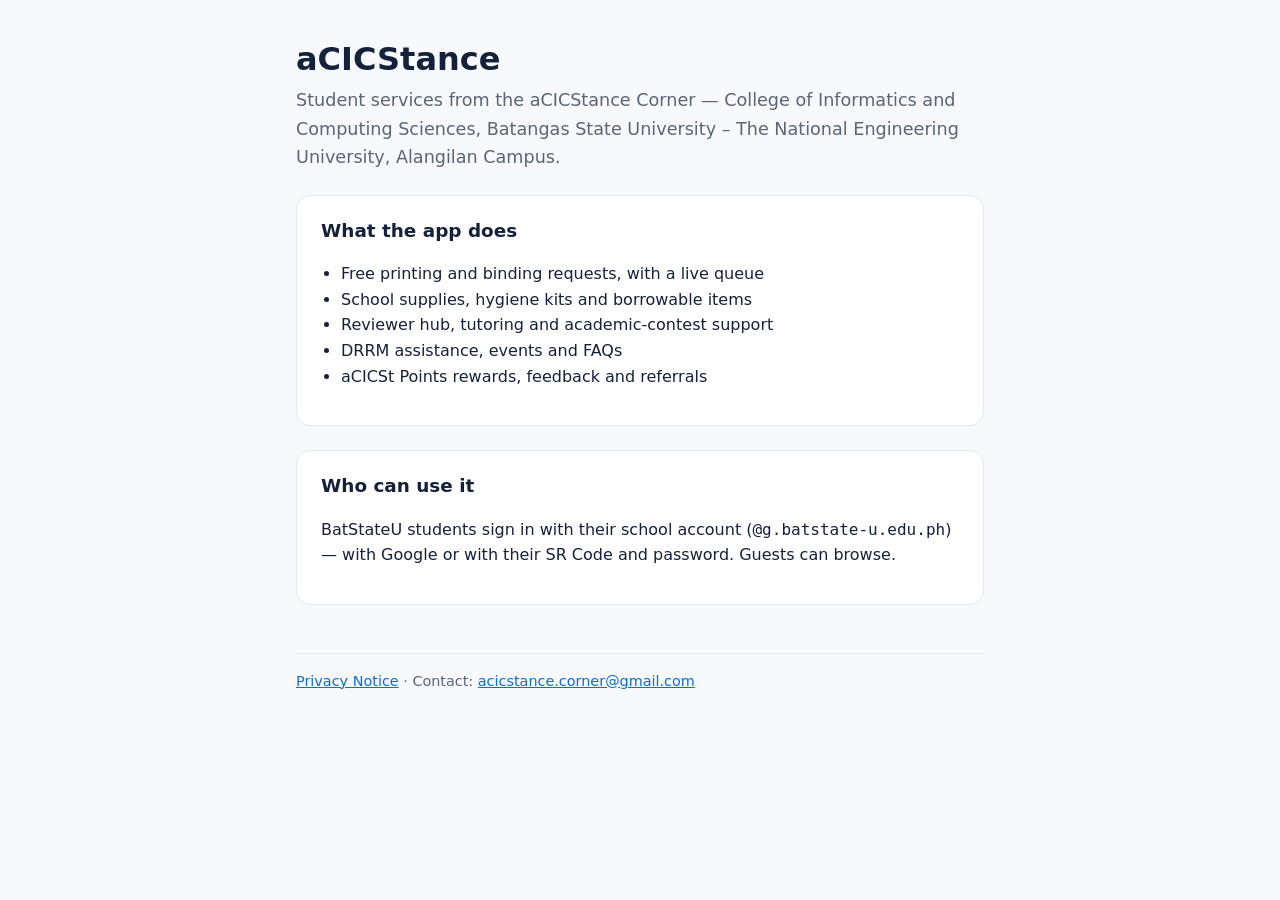
<file: index.html>
<!doctype html>
<html lang="en">
<head>
  <meta charset="utf-8">
  <meta name="viewport" content="width=device-width, initial-scale=1">
  <title>aCICStance</title>
  <meta name="description" content="aCICStance — student services of the CICS aCICStance Corner, BatStateU Alangilan.">
  <link rel="stylesheet" href="style.css">
</head>
<body>
<main>
  <h1>aCICStance</h1>
  <p class="lead">Student services from the aCICStance Corner — College of Informatics and Computing
    Sciences, Batangas State University – The National Engineering University, Alangilan Campus.</p>

  <div class="card">
    <h2 style="margin-top:0">What the app does</h2>
    <ul>
      <li>Free printing and binding requests, with a live queue</li>
      <li>School supplies, hygiene kits and borrowable items</li>
      <li>Reviewer hub, tutoring and academic-contest support</li>
      <li>DRRM assistance, events and FAQs</li>
      <li>aCICSt Points rewards, feedback and referrals</li>
    </ul>
  </div>

  <div class="card">
    <h2 style="margin-top:0">Who can use it</h2>
    <p>BatStateU students sign in with their school account
      (<code>@g.batstate-u.edu.ph</code>) — with Google or with their SR Code and password.
      Guests can browse.</p>
  </div>

  <footer>
    <a href="privacy.html">Privacy Notice</a> ·
    Contact: <a href="mailto:acicstance.corner@gmail.com">acicstance.corner@gmail.com</a>
  </footer>
</main>
</body>
</html>
</file>
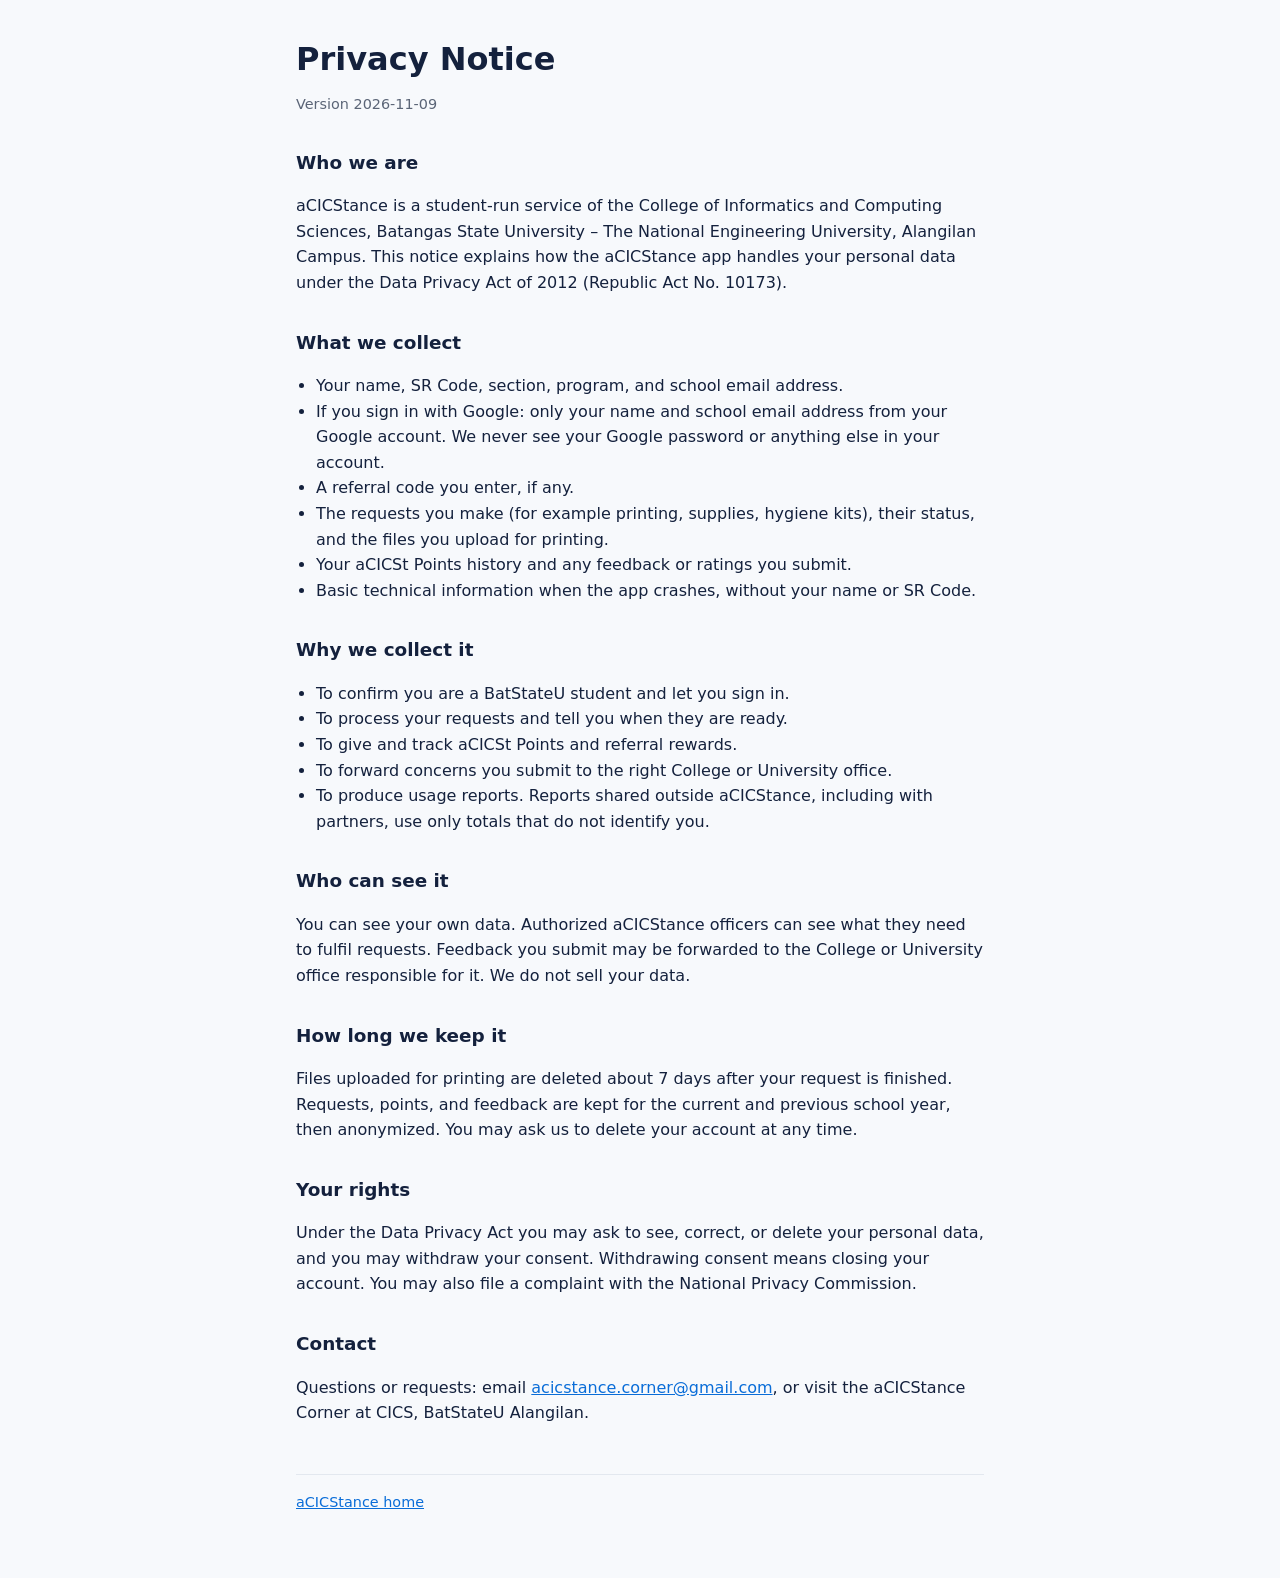
<file: privacy.html>
<!doctype html>
<html lang="en">
<head>
  <meta charset="utf-8">
  <meta name="viewport" content="width=device-width, initial-scale=1">
  <title>aCICStance Privacy Notice</title>
  <meta name="description" content="How the aCICStance app handles your personal data under RA 10173.">
  <link rel="stylesheet" href="style.css">
</head>
<body>
<main>
  <!-- Same text as acicstance_flutter/lib/content/privacy_notice.dart — keep in sync. -->
  <h1>Privacy Notice</h1>
  <p class="meta">Version 2026-11-09</p>

  <h2>Who we are</h2>
  <p>aCICStance is a student-run service of the College of Informatics and Computing Sciences,
    Batangas State University – The National Engineering University, Alangilan Campus. This notice
    explains how the aCICStance app handles your personal data under the Data Privacy Act of 2012
    (Republic Act No. 10173).</p>

  <h2>What we collect</h2>
  <ul>
    <li>Your name, SR Code, section, program, and school email address.</li>
    <li>If you sign in with Google: only your name and school email address from your Google
      account. We never see your Google password or anything else in your account.</li>
    <li>A referral code you enter, if any.</li>
    <li>The requests you make (for example printing, supplies, hygiene kits), their status, and the
      files you upload for printing.</li>
    <li>Your aCICSt Points history and any feedback or ratings you submit.</li>
    <li>Basic technical information when the app crashes, without your name or SR Code.</li>
  </ul>

  <h2>Why we collect it</h2>
  <ul>
    <li>To confirm you are a BatStateU student and let you sign in.</li>
    <li>To process your requests and tell you when they are ready.</li>
    <li>To give and track aCICSt Points and referral rewards.</li>
    <li>To forward concerns you submit to the right College or University office.</li>
    <li>To produce usage reports. Reports shared outside aCICStance, including with partners, use
      only totals that do not identify you.</li>
  </ul>

  <h2>Who can see it</h2>
  <p>You can see your own data. Authorized aCICStance officers can see what they need to fulfil
    requests. Feedback you submit may be forwarded to the College or University office responsible
    for it. We do not sell your data.</p>

  <h2>How long we keep it</h2>
  <p>Files uploaded for printing are deleted about 7 days after your request is finished. Requests,
    points, and feedback are kept for the current and previous school year, then anonymized. You may
    ask us to delete your account at any time.</p>

  <h2>Your rights</h2>
  <p>Under the Data Privacy Act you may ask to see, correct, or delete your personal data, and you
    may withdraw your consent. Withdrawing consent means closing your account. You may also file a
    complaint with the National Privacy Commission.</p>

  <h2>Contact</h2>
  <p>Questions or requests: email
    <a href="mailto:acicstance.corner@gmail.com">acicstance.corner@gmail.com</a>, or visit the
    aCICStance Corner at CICS, BatStateU Alangilan.</p>

  <footer><a href="index.html">aCICStance home</a></footer>
</main>
</body>
</html>
</file>
<file: style.css>
:root {
  --bg: #f7f9fc;
  --card: #ffffff;
  --text: #14213d;
  --muted: #5b6577;
  --border: #e3e8ef;
  --accent: #0a6dd8;
}
@media (prefers-color-scheme: dark) {
  :root {
    --bg: #0d1420;
    --card: #152031;
    --text: #e8eef7;
    --muted: #9aa8bc;
    --border: #22314a;
    --accent: #38c4f0;
  }
}
* { box-sizing: border-box; }
body {
  margin: 0;
  background: var(--bg);
  color: var(--text);
  font: 16px/1.6 system-ui, -apple-system, "Segoe UI", Roboto, sans-serif;
}
main { max-width: 720px; margin: 0 auto; padding: 40px 16px 64px; }
h1 { font-size: 2rem; line-height: 1.2; margin: 0 0 8px; }
h2 { font-size: 1.15rem; margin: 32px 0 8px; }
p, li { color: var(--text); }
.lead { color: var(--muted); font-size: 1.1rem; margin-top: 0; }
.meta { color: var(--muted); font-size: 0.9rem; }
.card {
  background: var(--card);
  border: 1px solid var(--border);
  border-radius: 14px;
  padding: 20px 24px;
  margin-top: 24px;
}
ul { padding-left: 20px; }
a { color: var(--accent); }
footer {
  margin-top: 48px;
  padding-top: 16px;
  border-top: 1px solid var(--border);
  color: var(--muted);
  font-size: 0.9rem;
}
</file>
